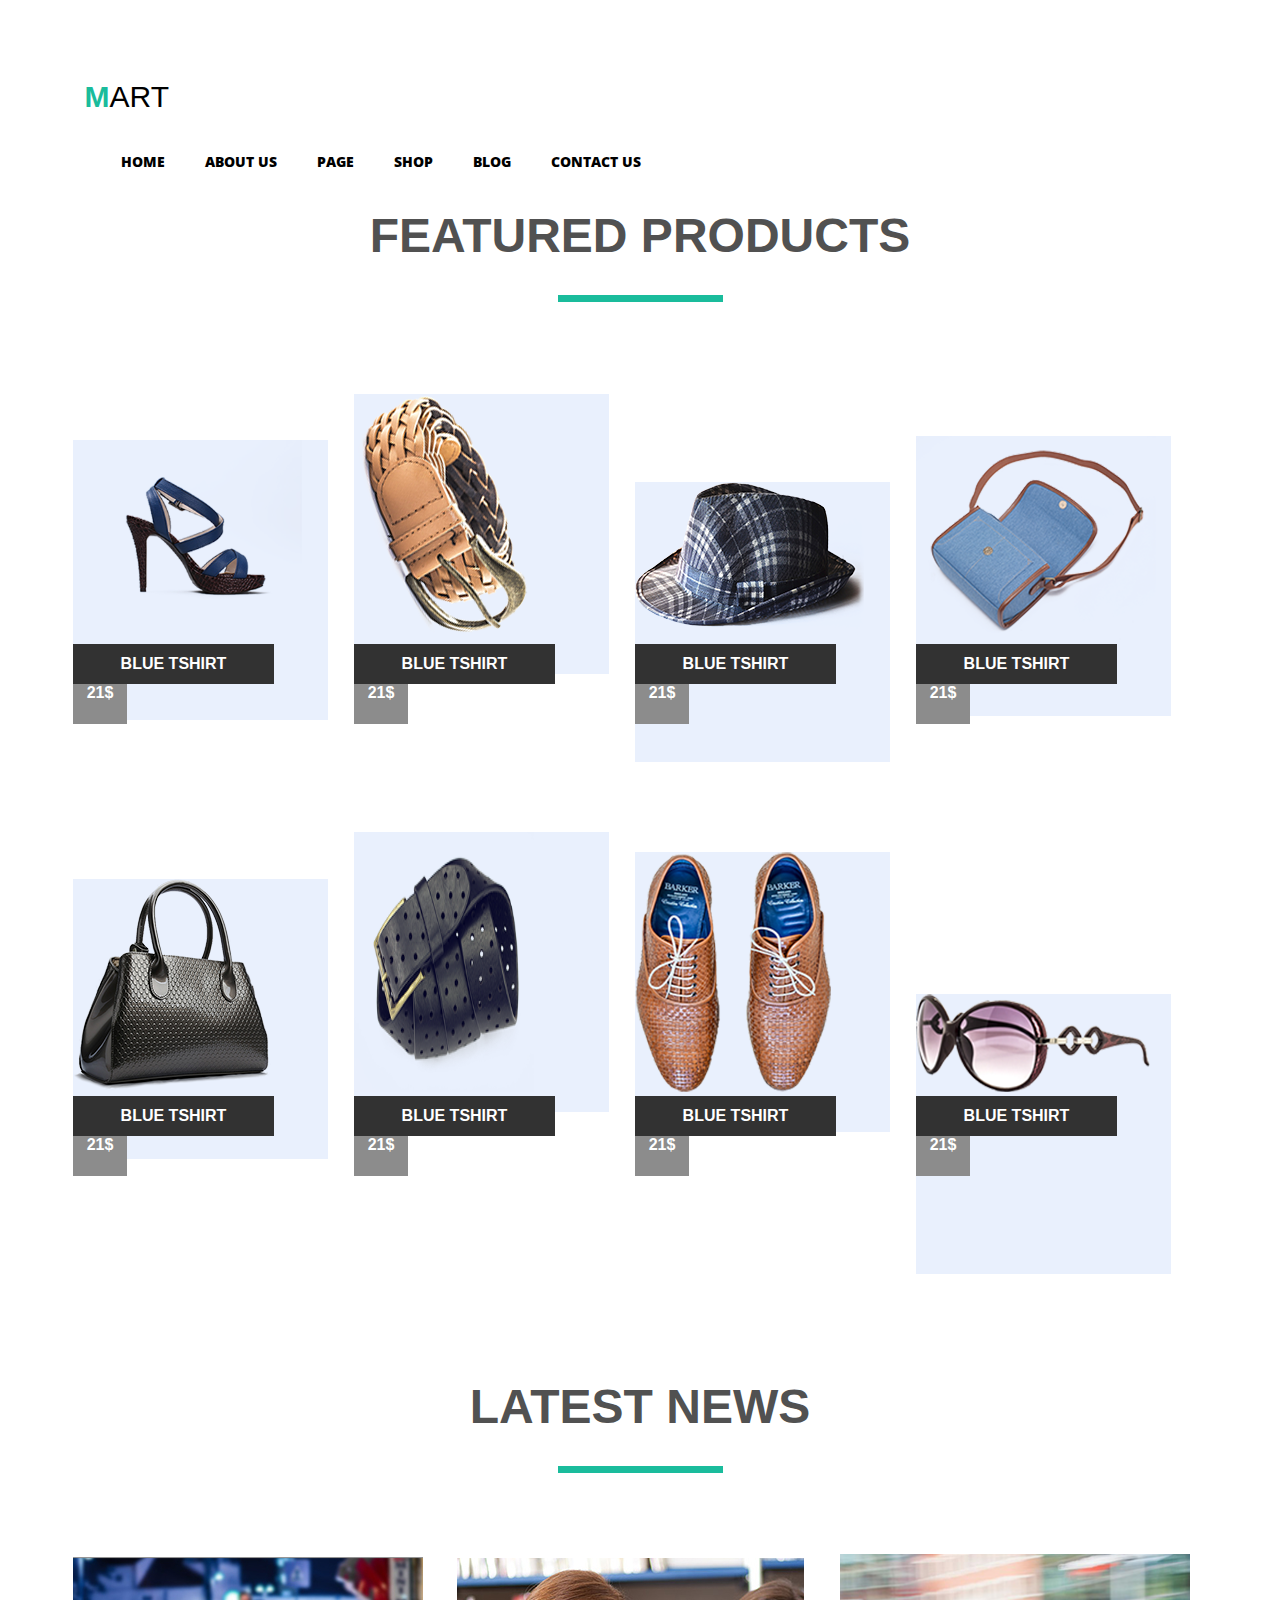
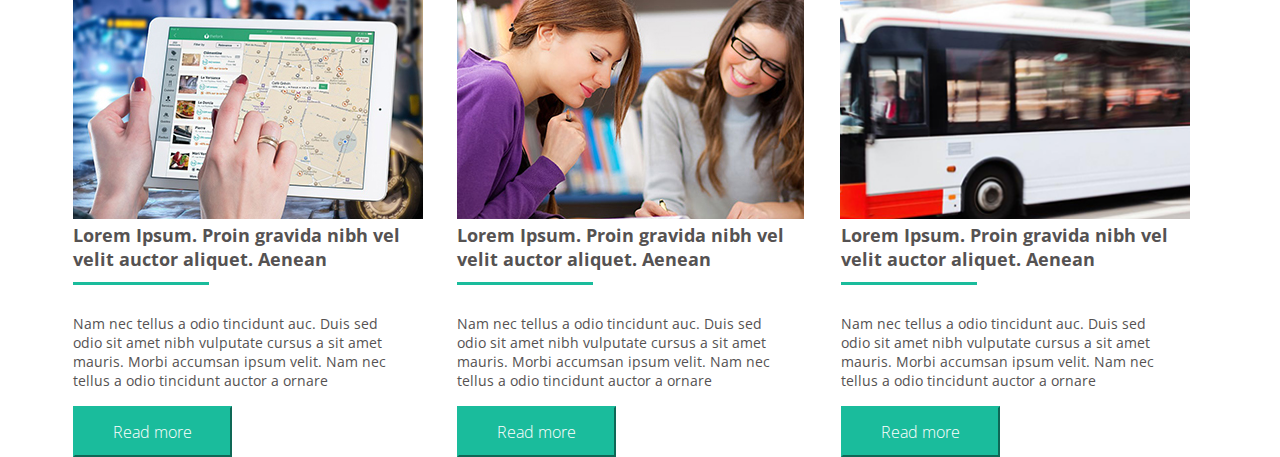
<file: HW_4/index.html>
<!DOCTYPE html>
<html lang="en">
<head>
    <meta charset="UTF-8">
    <meta name="viewport" content="width=device-width, initial-scale=1.0">
    <meta http-equiv="X-UA-Compatible" content="ie=edge">
    <link href="./css/style.css" rel="stylesheet">
    <link href="./css/import.css" rel="stylesheet">
    <link href="./css/cardimg.css" rel="stylesheet">
    <title>Document</title>
</head>
<body>
<header>
    <h1>MART</h1>
    <nav>
    <ul class="navigation">
        <li class="nav_par"><a href="#">HOME</a></li>
        <li class="nav_par"><a href="#">ABOUT US</a></li>
        <li class="nav_par"><a href="#">PAGE</a></li>
        <li class="nav_par"><a href="#">SHOP</a></li>
        <li class="nav_par"><a href="#">BLOG</a></li>
        <li class="nav_par"><a href="#">CONTACT US</a></li>
    </ul>
    </nav>
</header>
<main>
    <section class="product">
<h2 class="title">FEATURED PRODUCTS</h2>
<div class="volume_1_name"></div>
    <div class="product_card_1">
        <img class="img1" src="./images/product1@1X.png" alt="heels">
        <h4 class="card_title">BLUE TSHIRT</h4>
        <h4 class="card_price">21$</h4>
    </div>
    <div class="product_card_1">
        <img class="img2" src="images/product2@1X.png" alt="belt">
        <h4 class="card_title">BLUE TSHIRT</h4>
        <h4 class="card_price">21$</h4>
    </div>
    <div class="product_card_1">
        <img class="img3" src="./images/product9@1X.png" alt="hat">
        <h4 class="card_title">BLUE TSHIRT</h4>
        <h4 class="card_price">21$</h4>
    </div>
    <div class="product_card_1">
        <img class="img4" src="./images/product4@1X.png" alt="bag">
        <h4 class="card_title">BLUE TSHIRT</h4>
        <h4 class="card_price">21$</h4>
    </div>
    <div class="product_card_2">
        <img class="img5" src="./images/product3@1X.png" alt="black bag">
        <h4 class="card_title">BLUE TSHIRT</h4>
        <h4 class="card_price">21$</h4>
    </div>
    <div class="product_card_2">
        <img class="img6" src="images/product5@1X.png" alt="black belt">
        <h4 class="card_title">BLUE TSHIRT</h4>
        <h4 class="card_price">21$</h4>
    </div>
    <div class="product_card_2">
        <img class="img7" src="./images/product6@1X.png" alt="shoes">
        <h4 class="card_title">BLUE TSHIRT</h4>
        <h4 class="card_price">21$</h4>
    </div>
    <div class="product_card_2">
        <img class="img8" src="./images/product8@1X.png" alt="glasses">
        <h4 class="card_title">BLUE TSHIRT</h4>
        <h4 class="card_price">21$</h4>
    </div>

</section>
<section>
    <h2 class="title">LATEST NEWS</h2>
    <div class="volume_2_name"></div>
    <div class="news_images">
    <img class="news_img1" src="images/ipad.jpg" alt="ipad">
    <img class="news_img2" src="images/slide1.jpg" alt="slide1">
    <img class="news_img3" src="images/bus.jpg" alt="bus">
    </div>
    <div class="news1">
<h4 class="news_title">Lorem Ipsum. Proin gravida nibh vel velit auctor aliquet. Aenean </h4>
<div class="volume_3_name"></div>
<p class="news_text">Nam nec tellus a odio tincidunt auc. Duis sed odio sit amet nibh vulputate cursus a sit amet mauris. Morbi accumsan ipsum velit. Nam nec tellus a odio tincidunt auctor a ornare</p>
<div class="news_button"><button>Read more</button></div>
    </div> 
    <div class="news">
<h4 class="news_title">Lorem Ipsum. Proin gravida nibh vel velit auctor aliquet. Aenean </h4>
 <div class="volume_3_name"></div>
<p class="news_text">Nam nec tellus a odio tincidunt auc. Duis sed odio sit amet nibh vulputate cursus a sit amet mauris. Morbi accumsan ipsum velit. Nam nec tellus a odio tincidunt auctor a ornare</p>
<div class="news_button"><button>Read more</button></div>
    </div>
    <div class="news">
<h4 class="news_title">Lorem Ipsum. Proin gravida nibh vel velit auctor aliquet. Aenean </h4>
<div class="volume_3_name"></div>
<p class="news_text">Nam nec tellus a odio tincidunt auc. Duis sed odio sit amet nibh vulputate cursus a sit amet mauris. Morbi accumsan ipsum velit. Nam nec tellus a odio tincidunt auctor a ornare</p>
<div class="news_button"><button>Read more</button></div>
</div>
</section>
</main>   
</body>
</html>
</file>
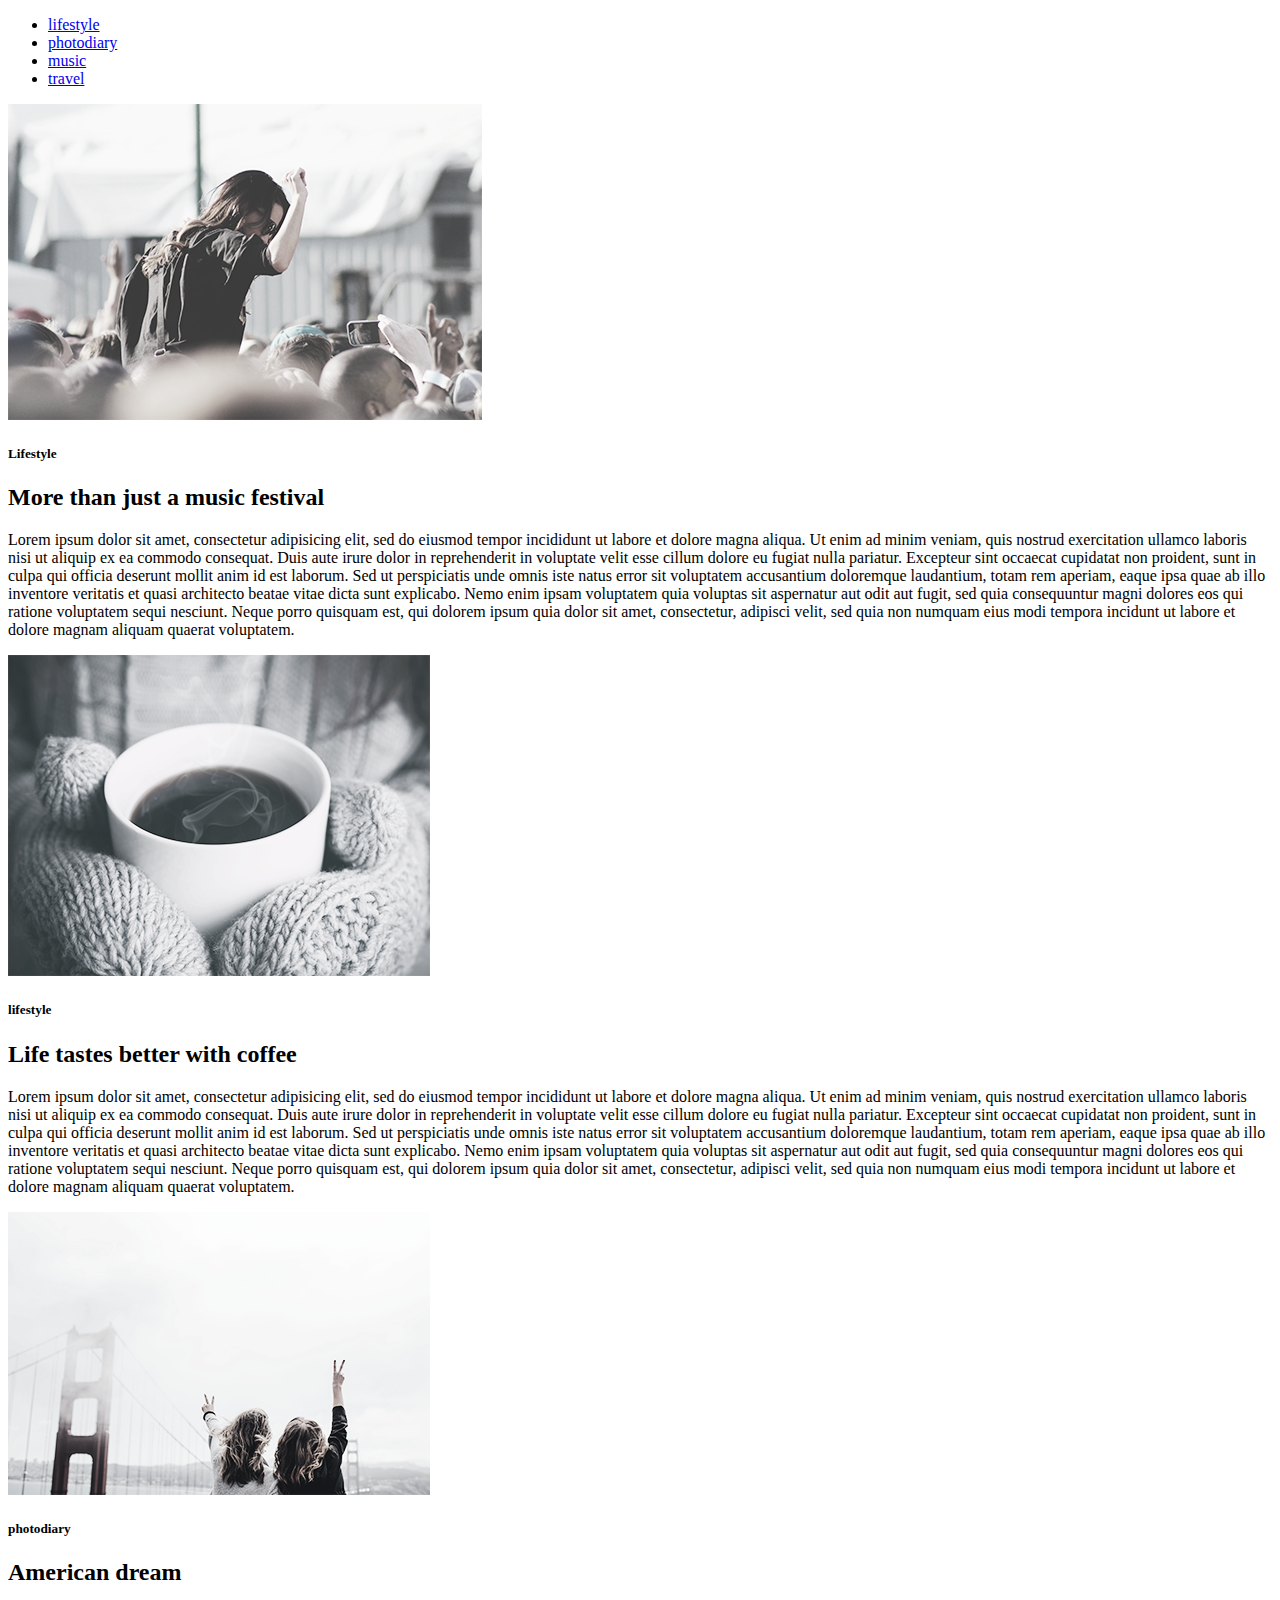
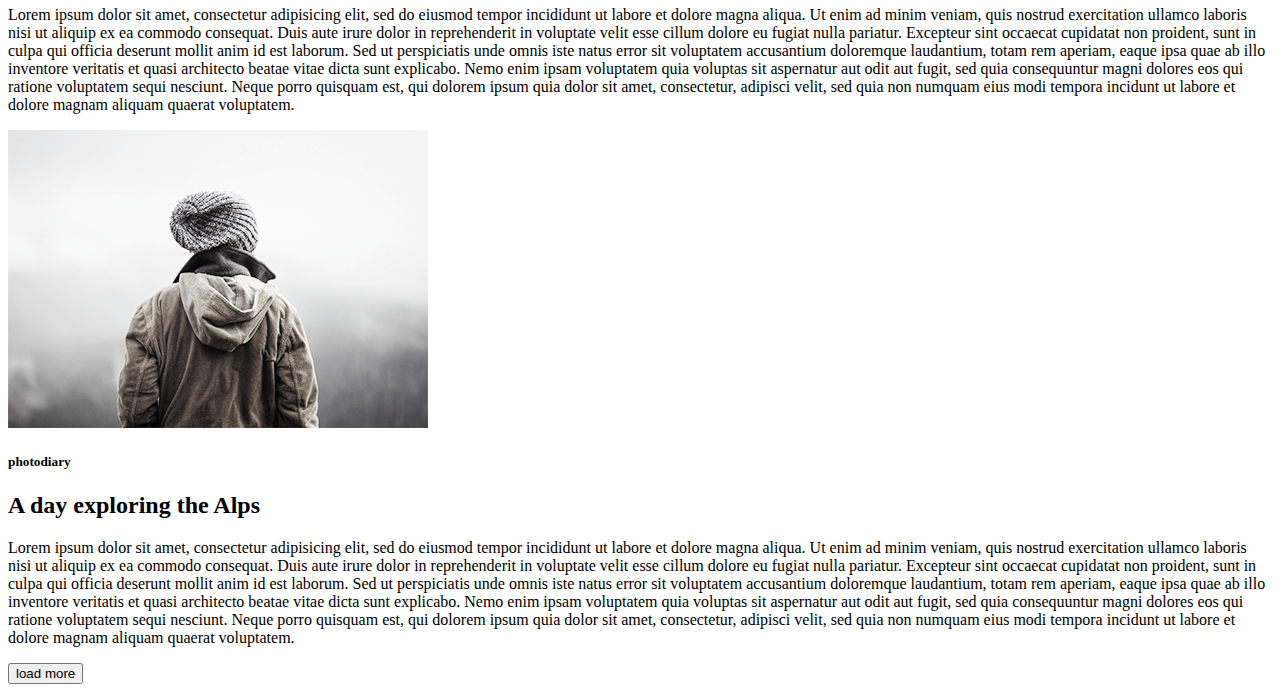
<file: HW_m.1/index.html>
<!DOCTYPE html>
<html lang="zxx">
<head>
    <meta charset="UTF-8">
    <meta name="viewport" content="width=device-width, initial-scale=1.0">
    <meta http-equiv="X-UA-Compatible" content="ie=edge">
    <title>Document</title>
</head>
<body>
    <header>
    <nav>
    <ul>
        <li><a href="#"> lifestyle</a></li>
        <li><a href="#">photodiary</a></li>
        <li><a href="#">music</a></li>
        <li><a href="#">travel</a></li>
    </ul>
    </nav>
    </header>
<main>
    <img src="./image@1X.png" alt="Lifestyle">
<h5>Lifestyle</h5>
<h2>More than just a music festival</h2>
<p>Lorem ipsum dolor sit amet, consectetur adipisicing elit, sed do eiusmod tempor incididunt ut labore et dolore magna aliqua. Ut enim ad minim veniam, quis nostrud exercitation ullamco laboris nisi ut aliquip ex ea commodo consequat. Duis aute irure dolor in reprehenderit in voluptate velit esse cillum dolore eu fugiat nulla pariatur. Excepteur sint occaecat cupidatat non proident, sunt in culpa qui officia deserunt mollit anim id est laborum. Sed ut perspiciatis unde omnis iste natus error sit voluptatem accusantium doloremque laudantium, totam rem aperiam, eaque ipsa quae ab illo inventore veritatis et quasi architecto beatae vitae dicta sunt explicabo. Nemo enim ipsam voluptatem quia voluptas sit aspernatur aut odit aut fugit, sed quia consequuntur magni dolores eos qui ratione voluptatem sequi nesciunt. Neque porro quisquam est, qui dolorem ipsum quia dolor sit amet, consectetur, adipisci velit, sed quia non numquam eius modi tempora incidunt ut labore et dolore magnam aliquam quaerat voluptatem.</p>
<img src="./Filtrofotografico5copia2@1X.png" alt="lifestyle">
<h5>lifestyle</h5>
<h2>Life tastes better with coffee</h2>
<p>Lorem ipsum dolor sit amet, consectetur adipisicing elit, sed do eiusmod tempor incididunt ut labore et dolore magna aliqua. Ut enim ad minim veniam, quis nostrud exercitation ullamco laboris nisi ut aliquip ex ea commodo consequat. Duis aute irure dolor in reprehenderit in voluptate velit esse cillum dolore eu fugiat nulla pariatur. Excepteur sint occaecat cupidatat non proident, sunt in culpa qui officia deserunt mollit anim id est laborum. Sed ut perspiciatis unde omnis iste natus error sit voluptatem accusantium doloremque laudantium, totam rem aperiam, eaque ipsa quae ab illo inventore veritatis et quasi architecto beatae vitae dicta sunt explicabo. Nemo enim ipsam voluptatem quia voluptas sit aspernatur aut odit aut fugit, sed quia consequuntur magni dolores eos qui ratione voluptatem sequi nesciunt. Neque porro quisquam est, qui dolorem ipsum quia dolor sit amet, consectetur, adipisci velit, sed quia non numquam eius modi tempora incidunt ut labore et dolore magnam aliquam quaerat voluptatem.</p>
<img src="./image@1X(1).png" alt="photodiary">
<h5>photodiary</h5>
<h2>American dream</h2>
<p>Lorem ipsum dolor sit amet, consectetur adipisicing elit, sed do eiusmod tempor incididunt ut labore et dolore magna aliqua. Ut enim ad minim veniam, quis nostrud exercitation ullamco laboris nisi ut aliquip ex ea commodo consequat. Duis aute irure dolor in reprehenderit in voluptate velit esse cillum dolore eu fugiat nulla pariatur. Excepteur sint occaecat cupidatat non proident, sunt in culpa qui officia deserunt mollit anim id est laborum. Sed ut perspiciatis unde omnis iste natus error sit voluptatem accusantium doloremque laudantium, totam rem aperiam, eaque ipsa quae ab illo inventore veritatis et quasi architecto beatae vitae dicta sunt explicabo. Nemo enim ipsam voluptatem quia voluptas sit aspernatur aut odit aut fugit, sed quia consequuntur magni dolores eos qui ratione voluptatem sequi nesciunt. Neque porro quisquam est, qui dolorem ipsum quia dolor sit amet, consectetur, adipisci velit, sed quia non numquam eius modi tempora incidunt ut labore et dolore magnam aliquam quaerat voluptatem.</p>
<img src="./image@1X(2).png" alt="photodiary">
<h5>photodiary</h5>
<h2>A day exploring the Alps</h2>
<p>Lorem ipsum dolor sit amet, consectetur adipisicing elit, sed do eiusmod tempor incididunt ut labore et dolore magna aliqua. Ut enim ad minim veniam, quis nostrud exercitation ullamco laboris nisi ut aliquip ex ea commodo consequat. Duis aute irure dolor in reprehenderit in voluptate velit esse cillum dolore eu fugiat nulla pariatur. Excepteur sint occaecat cupidatat non proident, sunt in culpa qui officia deserunt mollit anim id est laborum. Sed ut perspiciatis unde omnis iste natus error sit voluptatem accusantium doloremque laudantium, totam rem aperiam, eaque ipsa quae ab illo inventore veritatis et quasi architecto beatae vitae dicta sunt explicabo. Nemo enim ipsam voluptatem quia voluptas sit aspernatur aut odit aut fugit, sed quia consequuntur magni dolores eos qui ratione voluptatem sequi nesciunt. Neque porro quisquam est, qui dolorem ipsum quia dolor sit amet, consectetur, adipisci velit, sed quia non numquam eius modi tempora incidunt ut labore et dolore magnam aliquam quaerat voluptatem.</p>
</main>
<div><button>load more</button></div>
</body>
</html>
</file>
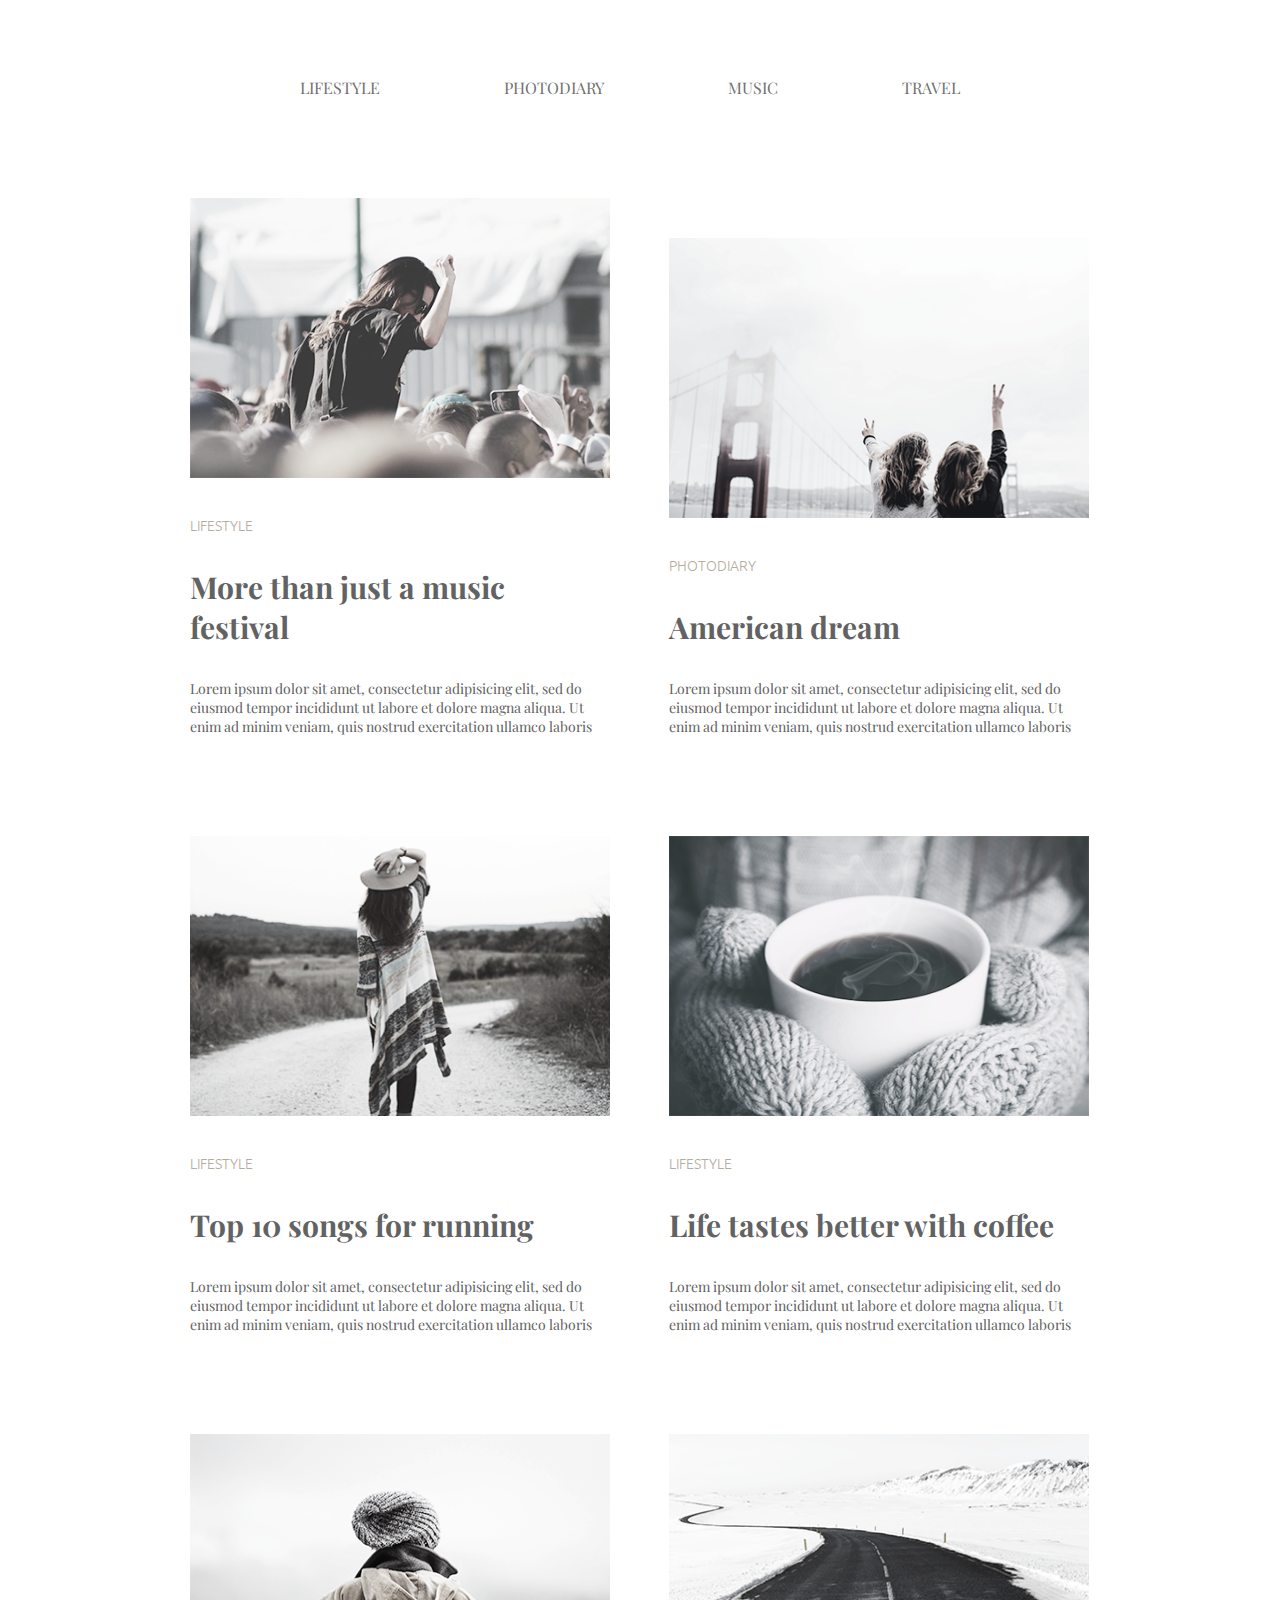
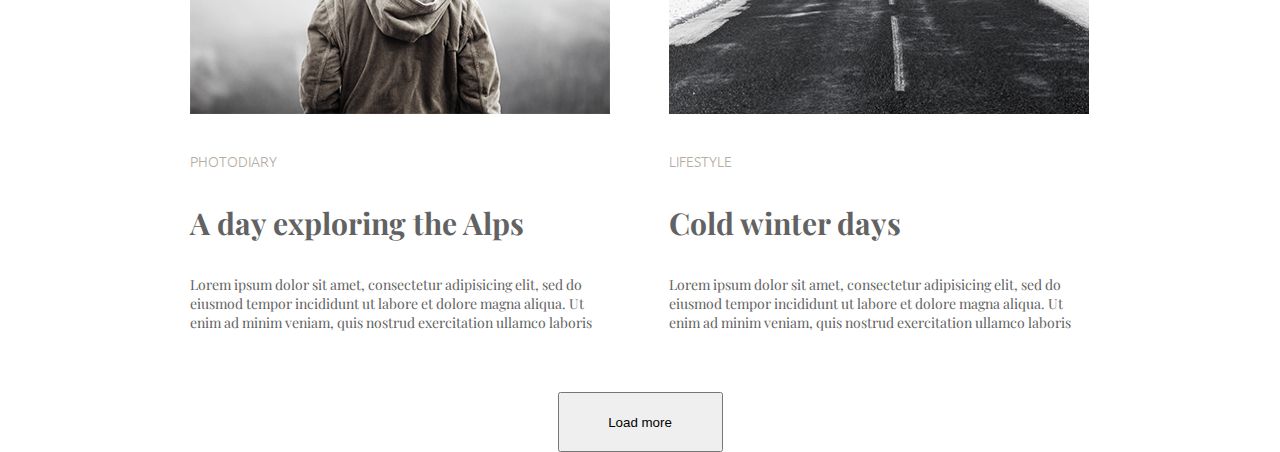
<file: HW_m.3/index.html>
<!DOCTYPE html>
<html lang="zxx">

<head>
    <meta charset="UTF-8">
    <meta name="viewport" content="width=device-width, initial-scale=1.0">
    <meta http-equiv="X-UA-Compatible" content="ie=edge">
    <link href="css/style.css" rel="stylesheet">
    <link href="css/import.css" rel="stylesheet">
    <title>Document</title>
</head>

<body>
    <header>
        <nav>
            <ul>
                <li><a href="#">LIFESTYLE</a></li>
                <li><a href="#">PHOTODIARY</a></li>
                <li><a href="#">MUSIC</a></li>
                <li><a href="#">TRAVEL</a></li>
            </ul>
        </nav>
    </header>
    <main>
        <article>
            <img class="img1" src="img/image@1X(7).png" alt="LIFESTYLE">
            <h5>LIFESTYLE</h5>
            <h2>More than just a music festival</h2>
            <p>Lorem ipsum dolor sit amet, consectetur adipisicing elit, sed do eiusmod tempor incididunt ut labore et dolore magna aliqua. Ut enim ad minim veniam, quis nostrud exercitation ullamco laboris</p>
        </article>
        <article>
            <img class="img1" src="img/image@1X(4).png" alt="PHOTODIARY">
            <h5>PHOTODIARY</h5>
            <h2>American dream</h2>
            <p>Lorem ipsum dolor sit amet, consectetur adipisicing elit, sed do eiusmod tempor incididunt ut labore et dolore magna aliqua. Ut enim ad minim veniam, quis nostrud exercitation ullamco laboris</p>
        </article>
        <article>
            <img class="img1" src="img/image@1X(5).png" alt="LIFESTYLE">
            <h5>LIFESTYLE</h5>
            <h2>Top 10 songs for running</h2>
            <p>Lorem ipsum dolor sit amet, consectetur adipisicing elit, sed do eiusmod tempor incididunt ut labore et dolore magna aliqua. Ut enim ad minim veniam, quis nostrud exercitation ullamco laboris</p>
        </article>
    
        <article>
            <img class="img1" src="img/Filtrofotografico5copia2@1X.png" alt="LIFESTYLE">
            <h5>LIFESTYLE</h5>
            <h2>Life tastes better with coffee</h2>
            <p>Lorem ipsum dolor sit amet, consectetur adipisicing elit, sed do eiusmod tempor incididunt ut labore et dolore magna aliqua. Ut enim ad minim veniam, quis nostrud exercitation ullamco laboris</p>
        </article>
        <article>
            <img class="img1" src="img/image@1X(10).png" alt="PHOTODIARY">
            <h5>PHOTODIARY</h5>
            <h2>A day exploring the Alps</h2>
            <p>Lorem ipsum dolor sit amet, consectetur adipisicing elit, sed do eiusmod tempor incididunt ut labore et dolore magna aliqua. Ut enim ad minim veniam, quis nostrud exercitation ullamco laboris</p>
        </article>
        <article>
            <img class="img1" src="img/image@1X(6).png" alt="LIFESTYLE">
            <h5>LIFESTYLE</h5>
            <h2>Cold winter days</h2>
            <p>Lorem ipsum dolor sit amet, consectetur adipisicing elit, sed do eiusmod tempor incididunt ut labore et dolore magna aliqua. Ut enim ad minim veniam, quis nostrud exercitation ullamco laboris</p>
        </article>
       
            <div class="conteiner-btn">
        <button class="btn">Load more</button>
            </div>
        
    
    </main>
    </body>
    </html>
</file>
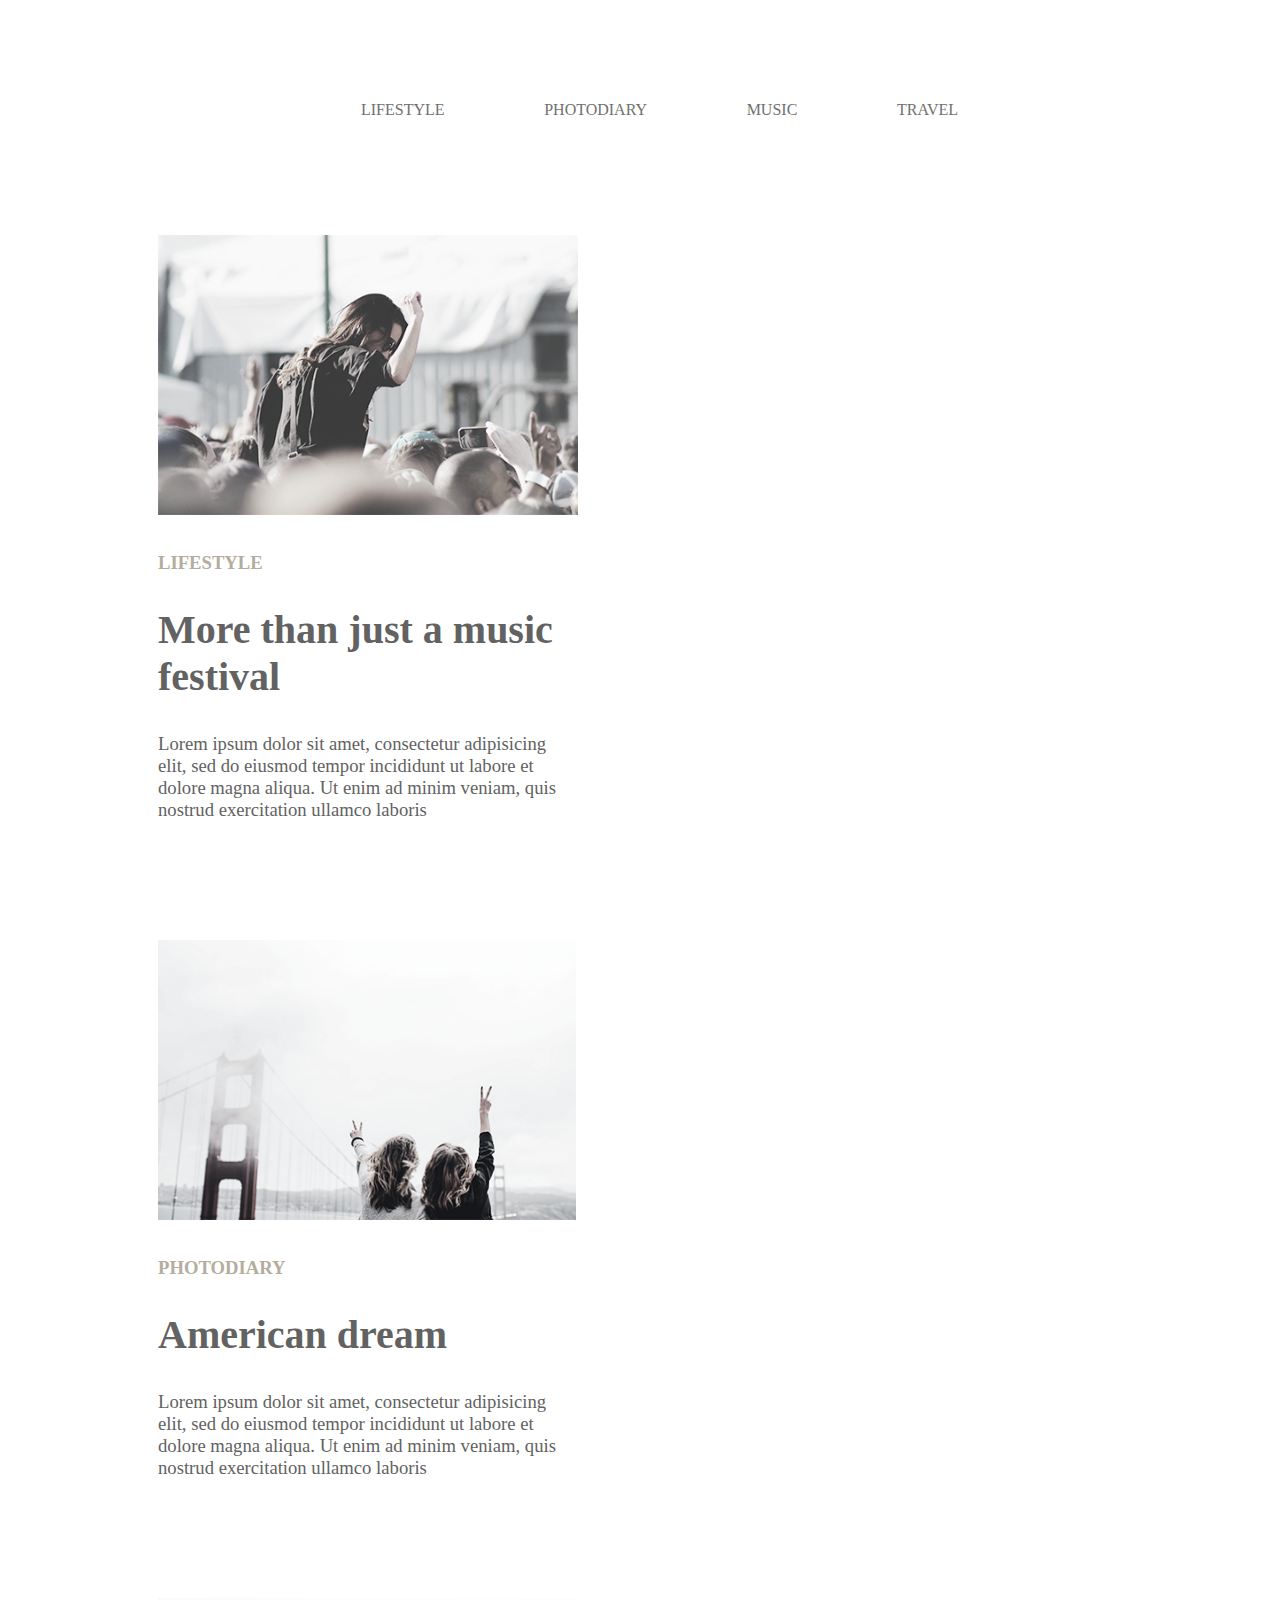
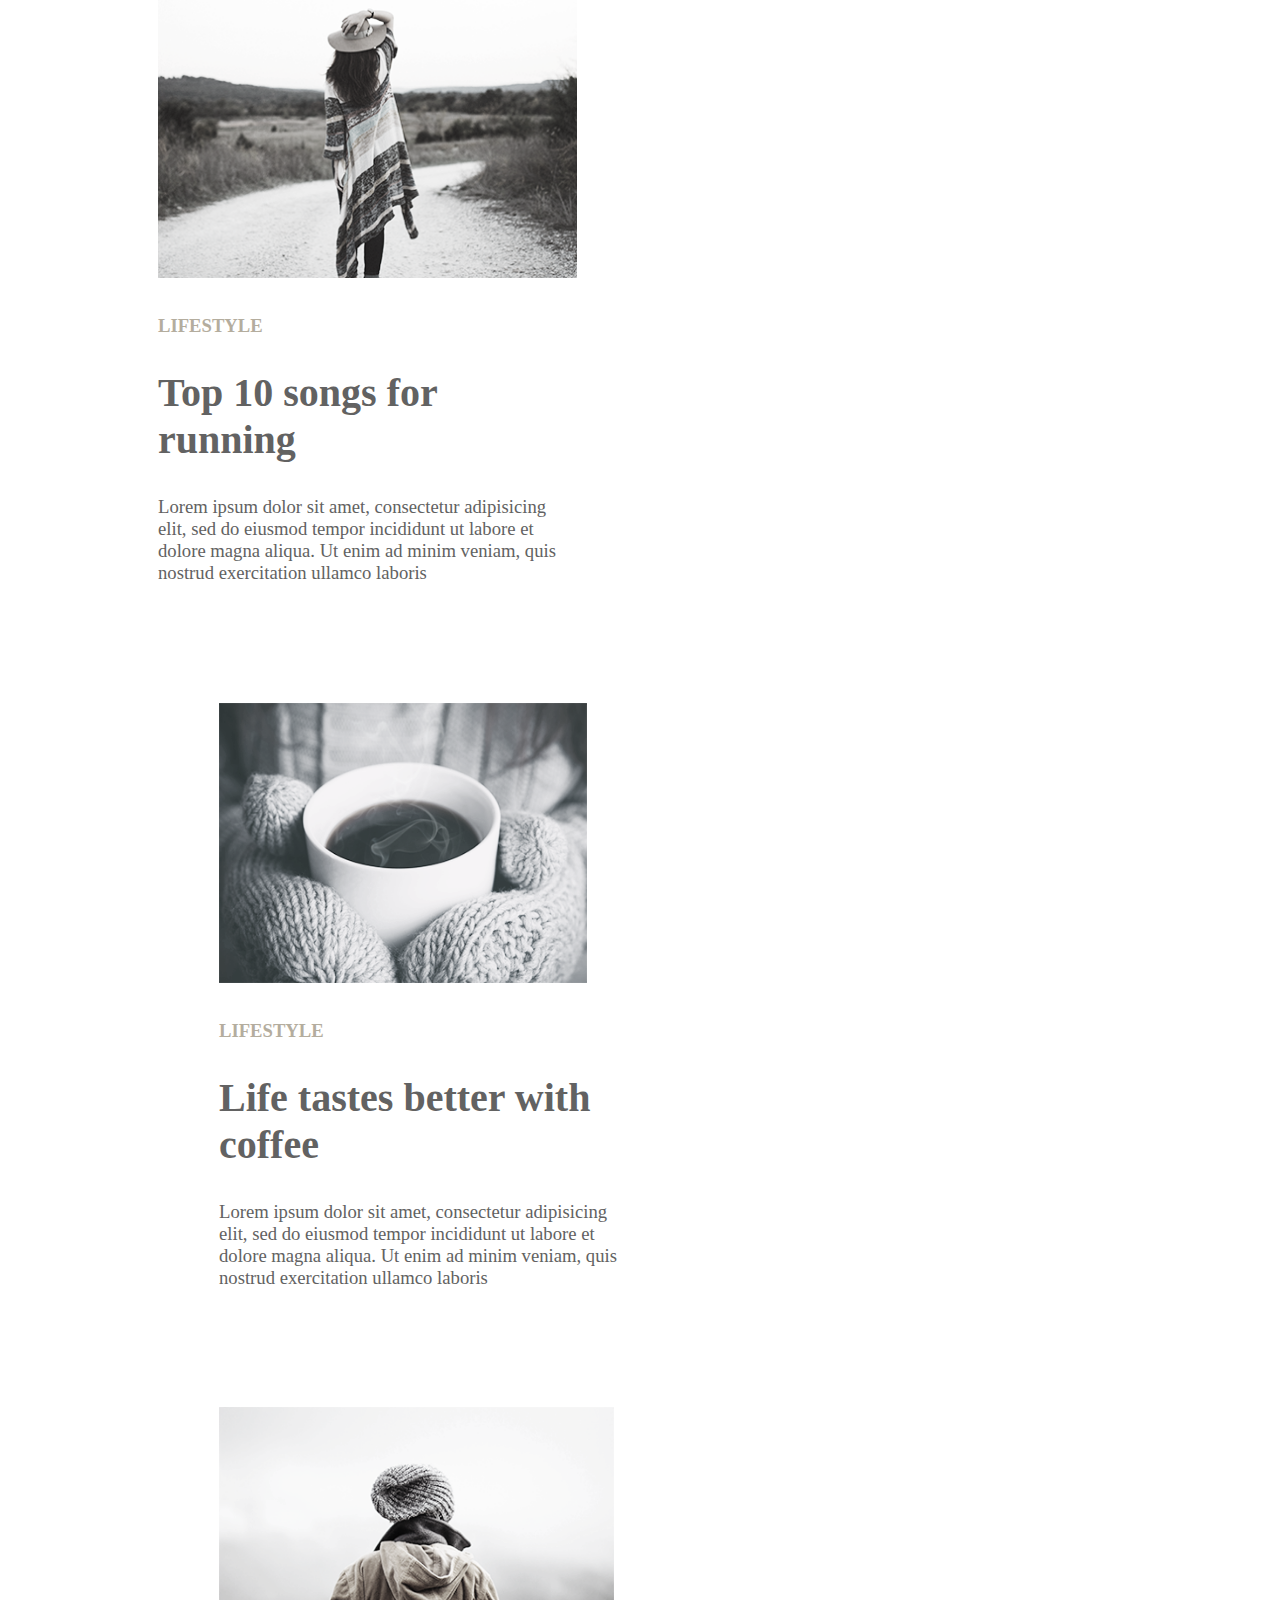
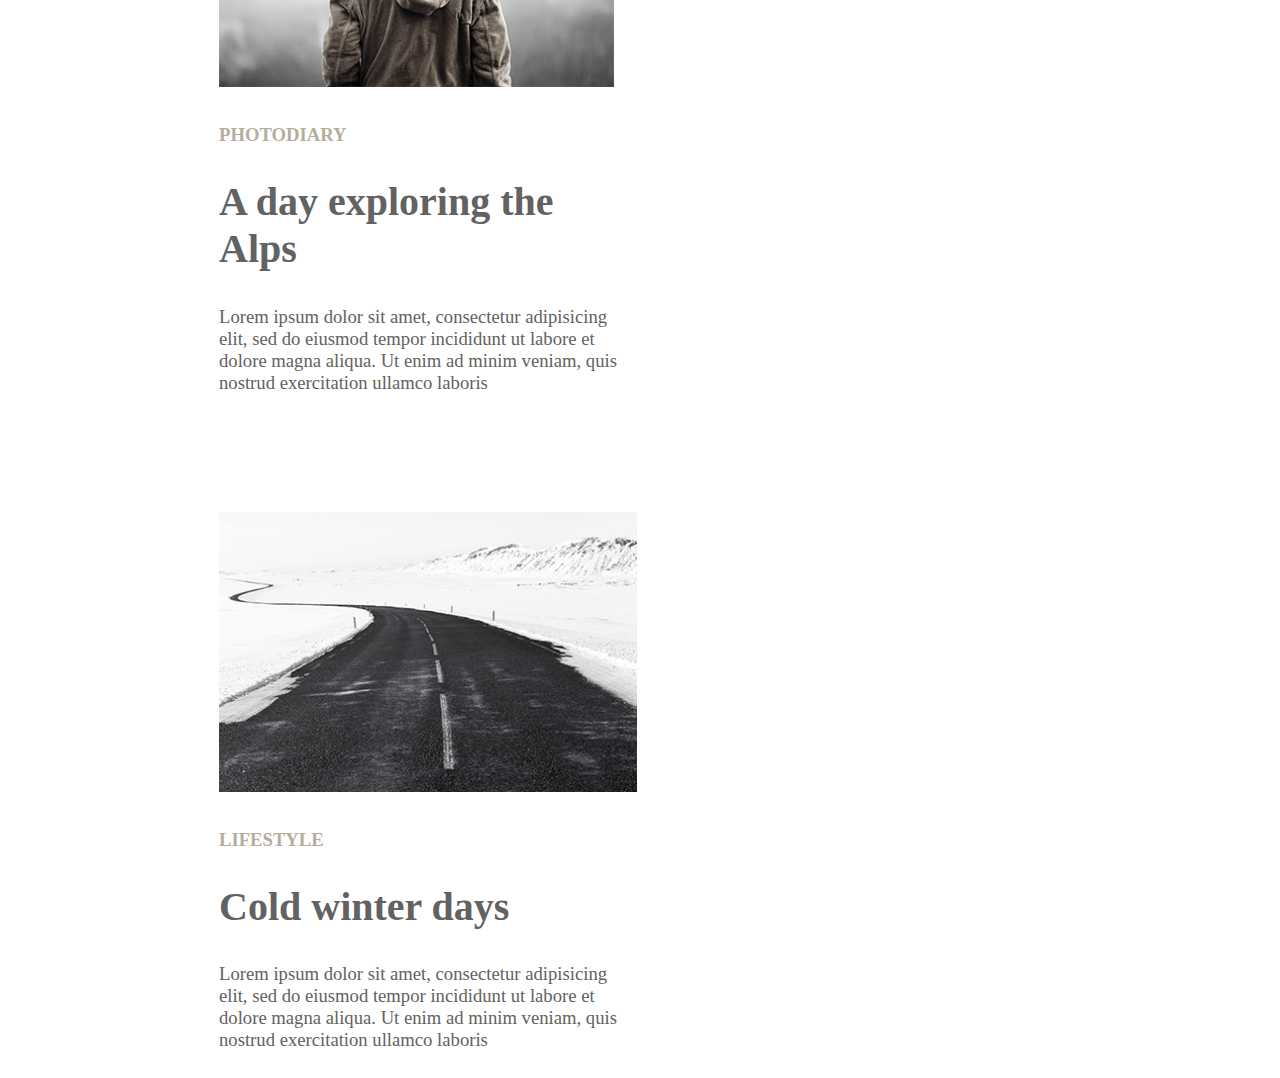
<file: m.3 homework #2/index.html>
<!DOCTYPE html>
<html lang="en">

<head>
    <meta charset="UTF-8">
    <meta name="viewport" content="width=device-width, initial-scale=1.0">
    <meta http-equiv="X-UA-Compatible" content="ie=edge">
    <link href="css/style.css" rel="stylesheet">
    <title>Document</title>
</head>

<body>
    <header>
        <nav>
            <ul>
                <li><a href="#">LIFESTYLE</a></li>
                <li><a href="#">PHOTODIARY</a></li>
                <li><a href="#">MUSIC</a></li>
                <li><a href="#">TRAVEL</a></li>
            </ul>
        </nav>
    </header>
    <main>
        <article class="left">
            <img class="img1" src="img\image@1X (7).png">
            <h5>LIFESTYLE</h5>
            <h2>More than just a music festival</h2>
            <p>Lorem ipsum dolor sit amet, consectetur adipisicing elit, sed do eiusmod tempor incididunt ut labore et dolore magna aliqua. Ut enim ad minim veniam, quis nostrud exercitation ullamco laboris</p>
        </article>
        <article class="left">
            <img class="img1" src="img\image@1X (4).png">
            <h5>PHOTODIARY</h5>
            <h2>American dream</h2>
            <p>Lorem ipsum dolor sit amet, consectetur adipisicing elit, sed do eiusmod tempor incididunt ut labore et dolore magna aliqua. Ut enim ad minim veniam, quis nostrud exercitation ullamco laboris</p>
        </article>
        <article class="left">
            <img class="img1" src="img\image@1X (5).png">
            <h5>LIFESTYLE</h5>
            <h2>Top 10 songs for running</h2>
            <p>Lorem ipsum dolor sit amet, consectetur adipisicing elit, sed do eiusmod tempor incididunt ut labore et dolore magna aliqua. Ut enim ad minim veniam, quis nostrud exercitation ullamco laboris</p>
        </article>
    
        <article class="right">
            <img class="img1" src="img\Filtro fotografico 5 copia 2@1X.png">
            <h5>LIFESTYLE</h5>
            <h2>Life tastes better with coffee</h2>
            <p>Lorem ipsum dolor sit amet, consectetur adipisicing elit, sed do eiusmod tempor incididunt ut labore et dolore magna aliqua. Ut enim ad minim veniam, quis nostrud exercitation ullamco laboris</p>
        </article>
        <article class="right">
            <img class="img1" src="img\image@1X (10).png">
            <h5>PHOTODIARY</h5>
            <h2>A day exploring the Alps</h2>
            <p>Lorem ipsum dolor sit amet, consectetur adipisicing elit, sed do eiusmod tempor incididunt ut labore et dolore magna aliqua. Ut enim ad minim veniam, quis nostrud exercitation ullamco laboris</p>
        </article>
        <article class="right">
            <img class="img1" src="img\image@1X (6).png">
            <h5>LIFESTYLE</h5>
            <h2>Cold winter days</h2>
            <p>Lorem ipsum dolor sit amet, consectetur adipisicing elit, sed do eiusmod tempor incididunt ut labore et dolore magna aliqua. Ut enim ad minim veniam, quis nostrud exercitation ullamco laboris</p>
        </article>
    
    </main>
    </body>
    </html>
</file>
<file: HW_4/css/style.css>
* {
  margin: 0;
  padding: 0;
  -webkit-box-sizing: border-box;
  -moz-box-sizing: border-box;
  box-sizing: border-box;
} 
  
  header {
    width: 1111px;
    margin: auto;
    margin-top: 42px;
}

h1 {
    font-size: 30px;
    text-align: left;
    margin-top: 38px;
    justify-content: flex-start;
    font-family: 'Roboto-Black', sans-serif;
    font-weight: 100;
    display: inline-block;
    margin-right: 467px;
}

h1:first-letter {
    font-family: 'Roboto-Black', sans-serif;
    font-weight: 900;
    color: #1abc9c;
}

.navigation {
  font-family:'Open Sans', sans-serif;
    width: auto;
    list-style: none;   
    margin: 36px;
    font-weight: 700;
    padding: 0;
    }

.nav_par{
    display: inline-block;
    margin-right: 36px;
    font-size: 14px;
    font-weight: 900;
}

a {
    text-decoration: none;
    color: black;
}

a:hover {
    color: #1abc9c;
}

nav {
display: inline-block;
}
    
    

main {
    width: 1134px;
    margin: auto;
}

h2 {
font-family: 'Roboto-Black', sans-serif;
font-size: 48px;
color: rgba(81, 81, 81, 255);
text-align: center;
margin-bottom: 32px;
}

.volume_1_name:after{
  content: '';
  display: block;
  width: 165px;
  height:7px;
  background-color: #1abc9c;
  margin: auto;
  margin-top: 32px;
  margin-bottom: 92px;
}

.volume_2_name:after{
  content: '';
  display: block;
  width: 165px;
  height:7px;
  background-color: #1abc9c;
  margin: auto;
  margin-top: 32px;
  margin-bottom: 81px;
}

/*.line1 {
    width: 164px;
    height: 7px;
    background-color: #1abc9c;
    margin: auto;
  }*/

.box {
    height: 322px;
    width: 255px;
    background-color: #e9f0fd;
    margin-right: 35px;
    display: inline-block;
  
  }

  .catalogue {
      display: inline-block;
      list-style: none;
      margin-top: 131px;
      flex-direction: row;
      display: inline-block;
  }

  .pic {
      width: 255px;

  }

  .product_card_1 {
    height: 280px;
    width: 255px;
    background-color: #e9f0fd;
    font-family: 'Roboto-Black', sans-serif;
    color: white;
    display: inline-block;
    margin-right: 22px;
    margin-bottom: 70px;
  }

  .card_title {
    background-color: #323232;
    height: 40px;
    width: 201px;
    text-align: center;
    line-height: 40px;
    display: inline-block;
    margin-right: 282px;
  }

  .card_price{
    background-color: #8c8c8c;
    height: 40px;
    width: 54px;
    text-align: center;
    display: inline-block;
  }

  .product_card_2 {
    height: 280px;
    width: 255px;
    background-color: #e9f0fd;
    font-family: 'Roboto-Black', sans-serif;
    color: white;
    display: inline-block;
    margin-right: 22px;
  }

  .product {
    margin-bottom: 105px;
  }

  .title{
    margin-bottom: 31px;
  }
  
  .news_images { 
    margin: auto; 
    display: inline-block;
  }

  .news_img1 {
    height: 262px;
    width: 350px;
    display: inline-block;
  }

  .news_img2 {
    margin-left: 30px;
    height: 261px;
    width: 347px;
    display: inline-block;
  }

  .news_img3 {
    margin-left: 32px;
    height: 265px;
    width: 350px;
    display: inline-block;
  }

  .news1 {
    width: 335px;
    height: 176px;
    display: inline-block;
  }

  .news {
    width: 335px;
    height: 176px;
    display: inline-block;
    margin-left: 45px;
  }

  .news_title {
  font-family:'Open Sans', sans-serif;
  font-weight: 700;
  font-size: 18px;
  color: rgba(85, 82, 82, 255);
  text-align: left;
  margin-bottom: 11px;
  }

  .volume_3_name:after{
    content: '';
    display: block;
    width: 136px;
    height:3px;
    background-color: #1abc9c;
    margin-left:0;
    margin-bottom: 29px;
  }

  .news_text {
  font-family:'Open Sans', sans-serif;
  font-weight:400;
  font-size: 14px;
  color: rgba(85, 82, 82, 255);
  text-align: left;
  margin-bottom: 16px;
  }

  button {
  height: 51px;
  width: 159px;
  background-color: #1abc9c;  
  border-color: #1abc9c; 
  font-family:'Open Sans', sans-serif;
  font-weight: 300; 
  color: white;
  font-size: 16px;
  text-align: center;
  }

  button:hover {
    background-color: whitesmoke;  
    border-color: #1abc9c;
    color: #1abc9c;
  }



  /* .news_button {
    height: 51px;
    width: 159px;
    background-color: #1abc9c;
  } */
</file>
<file: HW_4/css/import.css>
@import url('https://fonts.googleapis.com/css?family=Open+Sans:300,400,700|Roboto:300,400,900');
</file>
<file: HW_4/css/cardimg.css>
.img1 {
    width: 229px;
    height: 200px;
    margin: auto;
}

.img2 {
height: 246px;
width: 176px;
margin: auto;
}

.img3 {
    width: 229px;
    height: 158px;
}

.img4 {
    height: 204px;
    width: 240px;
}

.img5 {
    height: 213px;
    width: 198px;
}

.img6 {
    height: 260px;
    width: 180px;
}

.img7 {
    height: 240px;
    width: 196px;
}
.img8 {
    height: 98px;
    width: 234px;
    margin: auto;
}
</file>
<file: HW_m.3/css/style.css>
* {
    box-sizing: border-box;
    margin: 0;
    padding: 0;
}



ul li {
    font-family: 'Playfair Display', serif;
    width: auto;
    display: inline-block;
    margin-right: 120px;
    list-style: none;
    }

    a {
    text-decoration: none;  
    color: #707070;
    }

    a:hover {
        color: #03a9f4;
    }

    main {
    width: 900px;
    margin: auto;
    }

    header {
    padding-top: 77px;
    width: 900px;
    margin: auto;
    }



     nav {
        width: 680px;
        margin: auto;
     }

    .img1 {
        height: 280px;
        width: 420px;
        margin-top: 100px;
        /* margin-right: 60px; */
    }

    h5 {
        font-family: 'Ubuntu', sans-serif;
        font-size: 14px;
        color: rgb(180, 173, 158);
        text-align: left;
        margin-top: 33px;
        font-weight: 300;
    }

    h2 {
        font-family: 'Playfair Display', serif;
        font-size: 30px;
        color: rgb(98, 98, 98);
        text-align: left;
        margin-top: 32px;
    }

    p {
        font-family: 'Playfair Display', serif;
        font-size: 14px;
        color: rgb(98, 98, 98);
        text-align: left;
        margin-top: 32px;
    }

article {
    width: 420px;
    display: inline-block;
    /* margin-left: 0px; */
    margin-right: 55px;
}

article:nth-child(2n+2) {
    margin-right: 0;
}




.conteiner-btn {
    margin:auto;
    text-align: center;
    margin-top: 60px;
}

.btn {
    height: 60px;
    width: 165px;
}

li:last-child {
    margin-right: 0;
    
}
</file>
<file: HW_m.3/css/import.css>
@import url('https://fonts.googleapis.com/css?family=Playfair+Display:400,700|Ubuntu:300');
</file>
<file: m.3 homework #2/css/style.css>
ul {
    display:flex;
    flex-direction:row;
    justify-content: space-between;
    }

    ul li {
    font-family: 'Playfair Display', serif;
    width:auto;
    display: inline-block;
    }

    a {
    text-decoration: none;  
    color: #707070;
    }

    a:hover {
        color: #03a9f4;
    }

    main {
    margin-left: 150px;
    margin-right: 151px;
    }

    header {
    padding-top: 77px;
    margin-left: 313px;
    margin-right:314px;
    }

    .img1 {
        height: 280px;
        weight: 420px;
        margin-top: 100px;
        margin-right: 60px;
    }

    h5 {
        font-family: 'Playfair Display', serif;
        font-size: 14pt;
        color: rgba(180, 173, 158, 255);
        text-align: left;
        margin-top: 33px;
    }

    h2 {
        font-family: 'PlayfairDisplay-Regular', 'AdobeInvisFont', 'MyriadPro-Regular', serif;
        font-size: 30pt;
        color: rgba(98, 98, 98, 255);
        text-align: left;
        margin-top: 32px;
    }

    p {
        font-family: 'PlayfairDisplay-Regular', 'AdobeInvisFont', 'MyriadPro-Regular', serif;
        font-size: 14pt;
        color: rgba(98, 98, 98, 255);
        text-align: left;
        margin-right: 60px;
        margin-top: 32px;
    }

.left {
    width: 419px;
    display: inline-block;
    margin-left: 0px;
    margin-right: 61px;
}

.right {
    width: 419px;
    display: inline-block;
    margin-right: 0px;
    margin-left: 61px;
}

p {
    width: 414px;
}
</file>
